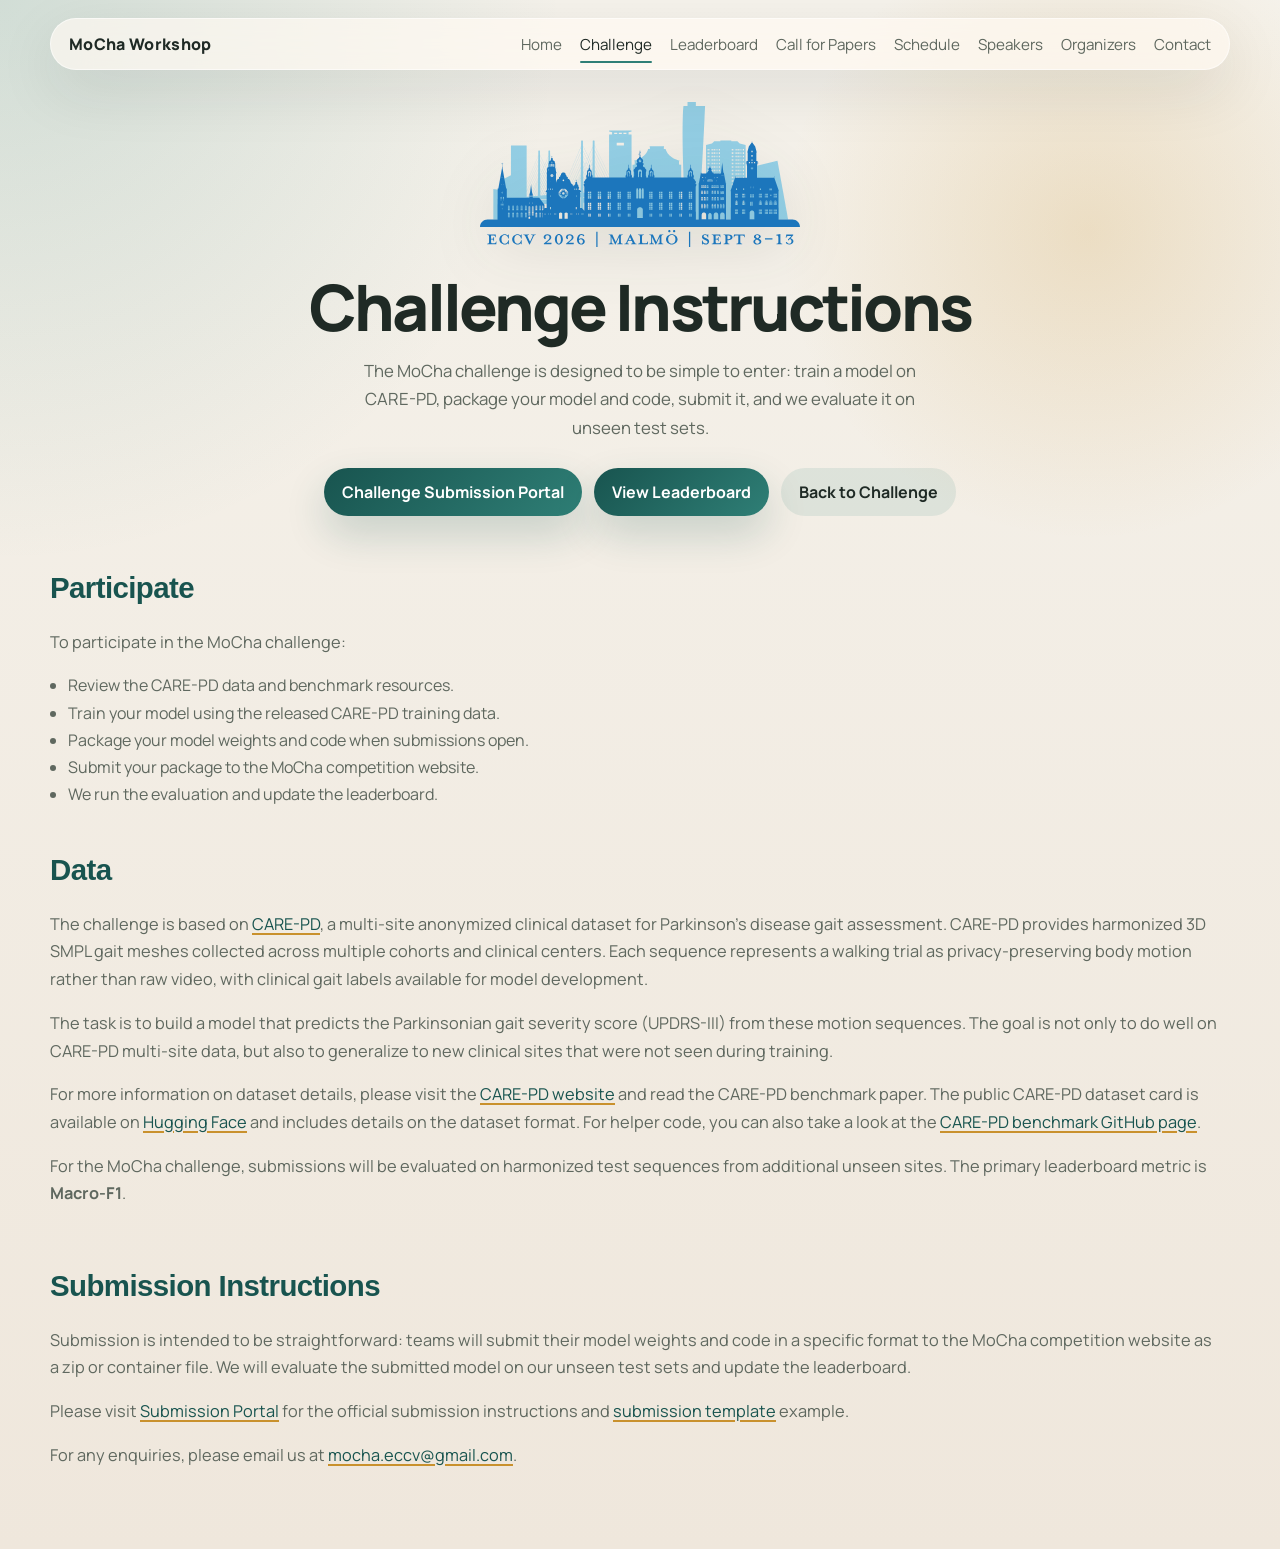
<file: challenge.html>
<!DOCTYPE html>
<html lang="en">
  <head>
    <meta charset="UTF-8" />
    <meta name="viewport" content="width=device-width, initial-scale=1.0" />
    <title>MoCha Challenge Instructions | ECCV Workshop</title>
    <meta
      name="description"
      content="Participation instructions for the MoCha benchmark and challenge on Parkinsonian gait."
    />
    <link rel="apple-touch-icon" sizes="180x180" href="assets/favicon_io/apple-touch-icon.png" />
    <link rel="icon" type="image/png" sizes="32x32" href="assets/favicon_io/favicon-32x32.png" />
    <link rel="icon" type="image/png" sizes="16x16" href="assets/favicon_io/favicon-16x16.png" />
    <link rel="manifest" href="assets/favicon_io/site.webmanifest" />
    <link rel="preconnect" href="https://fonts.googleapis.com" />
    <link rel="preconnect" href="https://fonts.gstatic.com" crossorigin />
    <link
      href="https://fonts.googleapis.com/css2?family=Manrope:wght@400;500;600;700;800&family=Newsreader:opsz,wght@6..72,500;6..72,700&display=swap"
      rel="stylesheet"
    />
    <link rel="stylesheet" href="styles.css" />
  </head>
  <body id="home" class="secondary-page">
    <div class="page-shell">
      <header class="site-header">
        <div class="brand-lockup">
          <a class="brand" href="index.html">MoCha Workshop</a>
        </div>
        <button
          class="nav-toggle"
          type="button"
          aria-expanded="false"
          aria-controls="site-nav"
        >
          Menu
        </button>
        <nav id="site-nav" class="site-nav" aria-label="Primary">
          <a href="index.html#home">Home</a>
          <a href="challenge.html" class="active">Challenge</a>
          <a href="leaderboard.html">Leaderboard</a>
          <a href="index.html#papers">Call for Papers</a>
          <a href="index.html#schedule">Schedule</a>
          <a href="index.html#speakers">Speakers</a>
          <a href="index.html#organizers">Organizers</a>
          <a href="index.html#contact">Contact</a>
        </nav>
      </header>

      <div class="conference-logo-wrap" aria-label="Conference logo">
        <img
          class="conference-logo"
          src="assets/ECCV_2026_Logo.svg"
          alt="ECCV 2026 logo"
        />
      </div>

      <main id="top">
        <section class="page-intro simple-page-intro centered-page-intro">
          <div class="page-intro-copy">
            <h1 class="page-title">Challenge Instructions</h1>
            <p class="page-description">
              The MoCha challenge is designed to be simple to enter: train a
              model on CARE-PD, package your model and code, submit it, and we
              evaluate it on unseen test sets.
            </p>
            <div class="hero-actions">
              <a class="button button-primary" href="https://www.codabench.org/competitions/16752/">Challenge Submission Portal</a>
              <a class="button button-primary" href="leaderboard.html">View Leaderboard</a>
              <a class="button button-secondary" href="index.html#challenge">Back to Challenge</a>
            </div>
          </div>
        </section>

        <section class="content-section">
          <div class="section-heading">
            <h2>Participate</h2>
          </div>
          <div class="rich-copy">
            <p>To participate in the MoCha challenge:</p>
            <ul class="check-list">
              <li>Review the CARE-PD data and benchmark resources.</li>
              <li>Train your model using the released CARE-PD training data.</li>
              <li>Package your model weights and code when submissions open.</li>
              <li>Submit your package to the MoCha competition website.</li>
              <li>We run the evaluation and update the leaderboard.</li>
            </ul>
          </div>
        </section>

        <section class="content-section">
          <div class="section-heading">
            <h2>Data</h2>
          </div>
          <div class="rich-copy">
            <p>
              The challenge is based on
              <a href="https://neurips2025.care-pd.ca/">CARE-PD</a>, a
              multi-site anonymized clinical dataset for Parkinson's disease
              gait assessment. CARE-PD provides harmonized 3D SMPL gait meshes
              collected across multiple cohorts and clinical centers. Each
              sequence represents a walking trial as privacy-preserving body
              motion rather than raw video, with clinical gait labels available
              for model development.
            </p>
            <p>
              The task is to build a model that predicts the Parkinsonian gait
              severity score (UPDRS-III) from these motion sequences. The goal
              is not only to do well on CARE-PD multi-site data, but also to
              generalize to new clinical sites that were not seen during
              training.
            </p>
            <p>
              For more information on dataset details, please visit the
              <a href="https://neurips2025.care-pd.ca/">CARE-PD website</a>
              and read the CARE-PD benchmark paper. The public CARE-PD dataset
              card is available on
              <a href="https://huggingface.co/datasets/vida-adl/CARE-PD">Hugging Face</a>
              and includes details on the dataset format. For helper code, you
              can also take a look at the
              <a href="https://github.com/TaatiTeam/CARE-PD">CARE-PD benchmark GitHub page</a>.
            </p>
            <p>
              For the MoCha challenge, submissions will be evaluated on
              harmonized test sequences from additional unseen sites. The
              primary leaderboard metric is <strong>Macro-F1</strong>.
            </p>
          </div>
        </section>

        <section class="content-section">
          <div class="section-heading">
            <h2>Submission Instructions</h2>
          </div>
          <div class="rich-copy">
            <p>
              Submission is intended to be straightforward: teams will submit
              their model weights and code in a specific format to the MoCha
              competition website as a zip or container file. We will evaluate
              the submitted model on our unseen test sets and update the
              leaderboard.
            </p>
            <p>
              Please visit <a href="https://www.codabench.org/competitions/16752/">Submission Portal</a>
              for the official submission instructions and <a href="https://github.com/TaatiTeam/MoCha_baseline_bundle">submission template</a> example.
            </p>
            <p>
              For any enquiries, please email us at
              <a href="mailto:mocha.eccv@gmail.com">mocha.eccv@gmail.com</a>.
            </p>
          </div>
        </section>
      </main>
    </div>

    <script src="script.js?v=20260610"></script>
  </body>
</html>
</file>
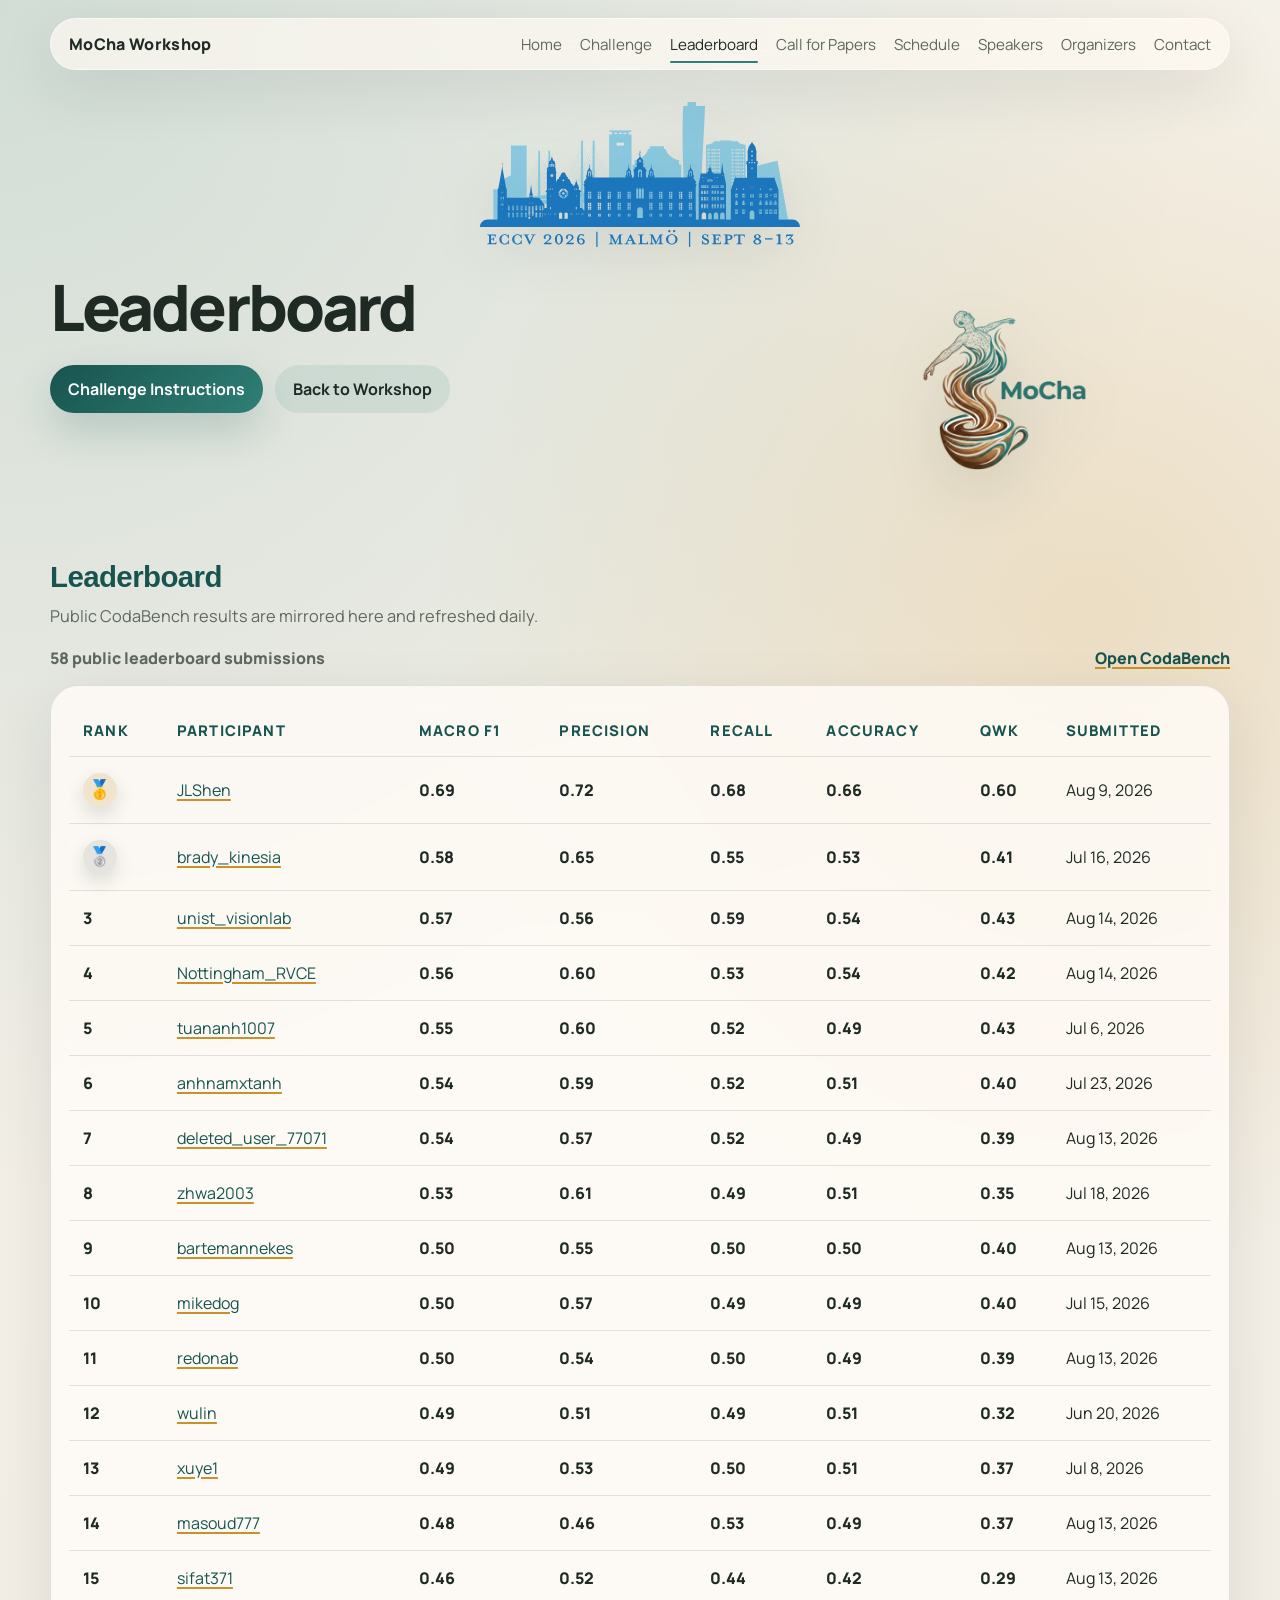
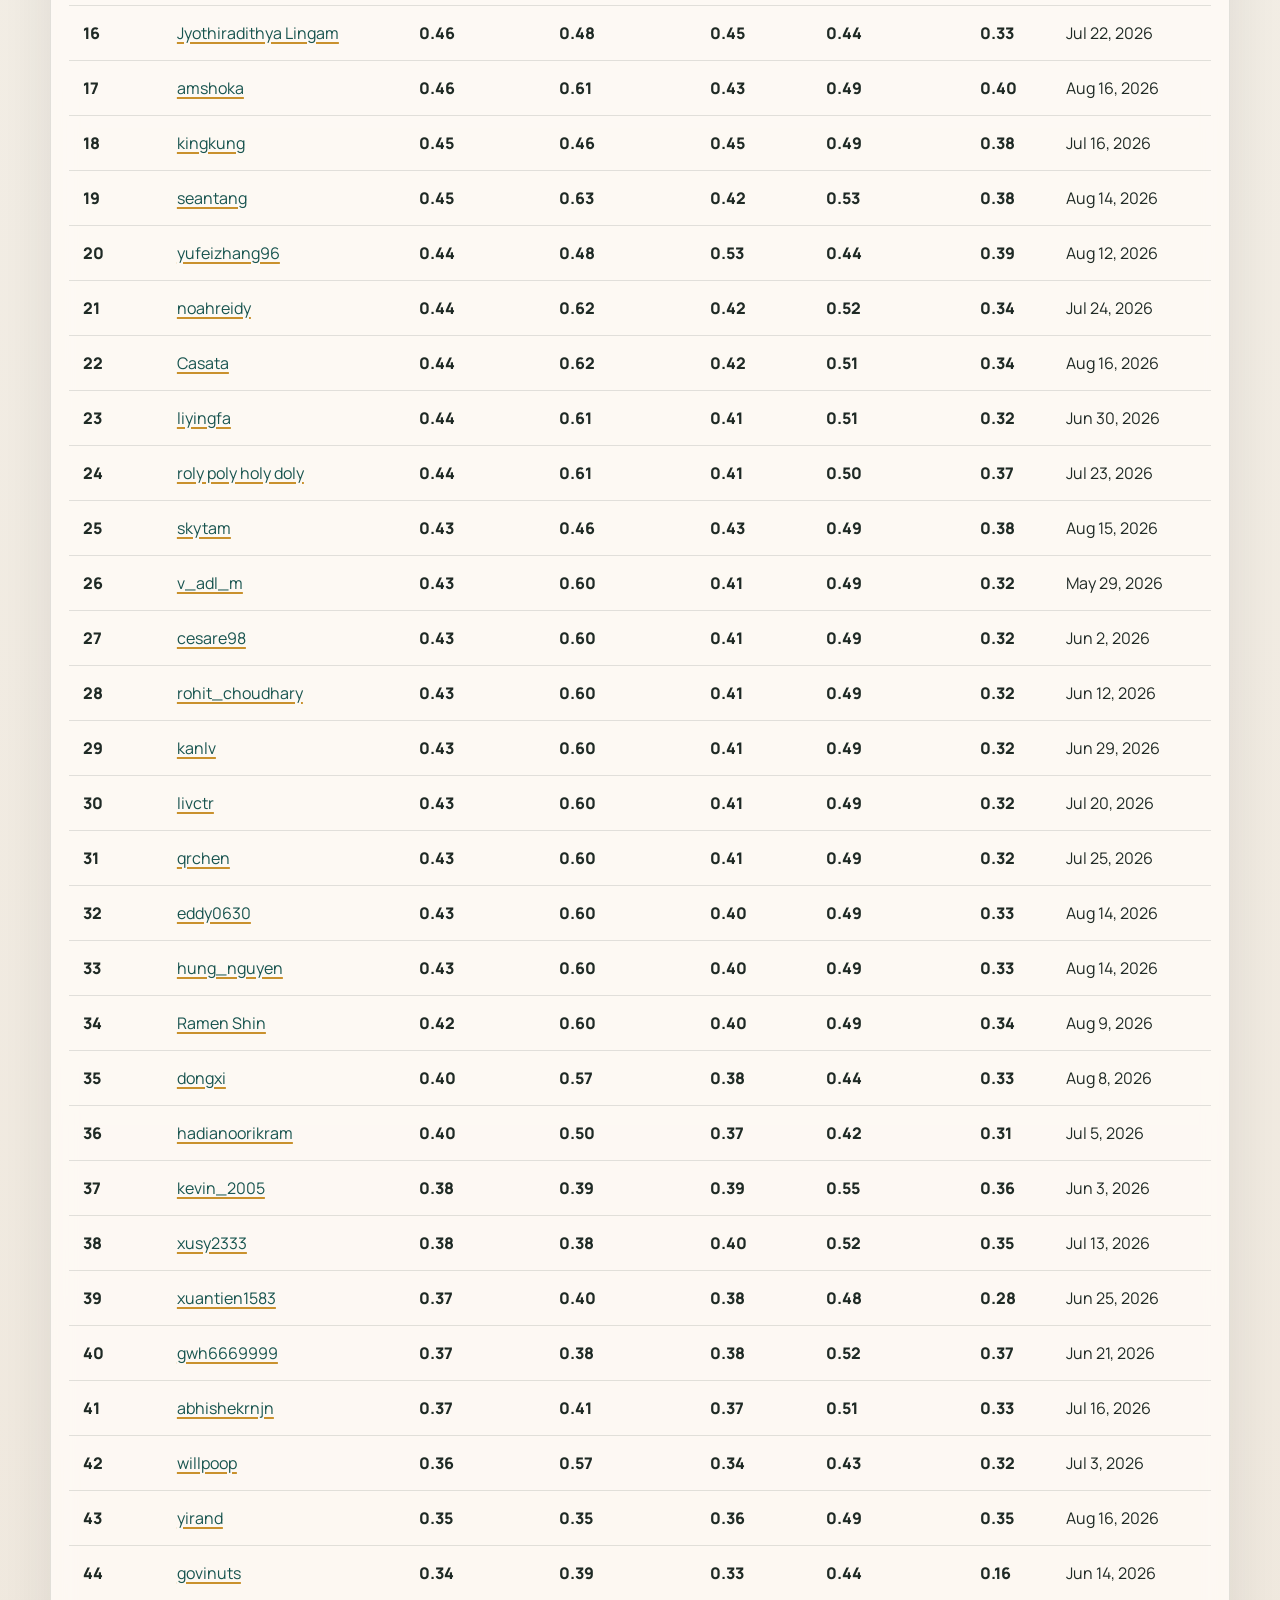
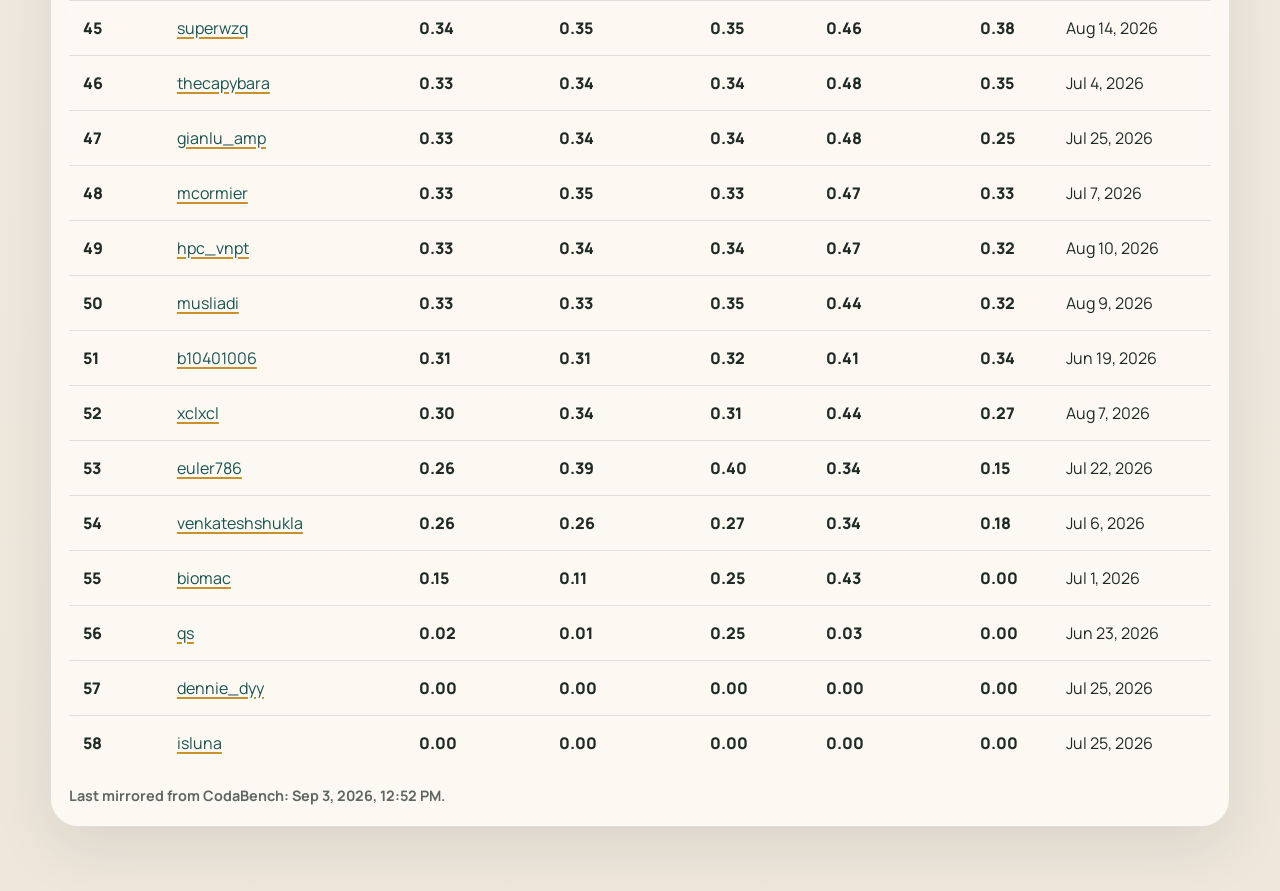
<file: leaderboard.html>
<!DOCTYPE html>
<html lang="en">
  <head>
    <meta charset="UTF-8" />
    <meta name="viewport" content="width=device-width, initial-scale=1.0" />
    <title>MoCha Leaderboard | ECCV Workshop</title>
    <meta
      name="description"
      content="Leaderboard template for the MoCha workshop benchmark and challenge."
    />
    <link rel="apple-touch-icon" sizes="180x180" href="assets/favicon_io/apple-touch-icon.png" />
    <link rel="icon" type="image/png" sizes="32x32" href="assets/favicon_io/favicon-32x32.png" />
    <link rel="icon" type="image/png" sizes="16x16" href="assets/favicon_io/favicon-16x16.png" />
    <link rel="manifest" href="assets/favicon_io/site.webmanifest" />
    <link rel="preconnect" href="https://fonts.googleapis.com" />
    <link rel="preconnect" href="https://fonts.gstatic.com" crossorigin />
    <link
      href="https://fonts.googleapis.com/css2?family=Manrope:wght@400;500;600;700;800&family=Newsreader:opsz,wght@6..72,500;6..72,700&display=swap"
      rel="stylesheet"
    />
    <link rel="stylesheet" href="styles.css" />
  </head>
  <body id="home" class="secondary-page">
    <div class="page-shell">
      <header class="site-header">
        <div class="brand-lockup">
          <a class="brand" href="index.html">MoCha Workshop</a>
          <!-- <p class="brand-tag">where motion meets complexity</p> -->
        </div>
        <button
          class="nav-toggle"
          type="button"
          aria-expanded="false"
          aria-controls="site-nav"
        >
          Menu
        </button>
        <nav id="site-nav" class="site-nav" aria-label="Primary">
          <a href="index.html#home">Home</a>
          <a href="challenge.html">Challenge</a>
          <a href="leaderboard.html" class="active">Leaderboard</a>
          <a href="index.html#papers">Call for Papers</a>
          <a href="index.html#schedule">Schedule</a>
          <a href="index.html#speakers">Speakers</a>
          <a href="index.html#organizers">Organizers</a>
          <a href="index.html#contact">Contact</a>
        </nav>
      </header>

      <div class="conference-logo-wrap" aria-label="Conference logo">
        <img
          class="conference-logo"
          src="assets/ECCV_2026_Logo.svg"
          alt="ECCV 2026 logo"
        />
      </div>

      <main id="top">
        <section class="page-intro">
          <div class="page-intro-copy">
            <h1 class="page-title">Leaderboard</h1>
            <!-- <p class="page-description">
              This page is a template for the MoCha challenge leaderboard. Once
              evaluation is live, we will replace the placeholder entries below
              with the actual public rankings, metrics, and submission status.
            </p> -->
            <div class="hero-actions">
              <a class="button button-primary" href="challenge.html">Challenge Instructions</a>
              <a class="button button-secondary" href="index.html">Back to Workshop</a>
            </div>
          </div>

          <aside class="page-intro-side">
            <img
              class="page-intro-logo"
              src="assets/Mocha.png"
              alt="MoCha logo"
            />
            <!-- <div class="info-card leaderboard-side-card">
              <h3>Current status</h3>
              <ul class="check-list">
                <li>TBD</li>
                <li>TBD</li>
                <li>TBD</li>
              </ul>
            </div> -->
          </aside>
        </section>


        <section class="content-section">
          <div class="section-heading">
            <h2>Leaderboard</h2>
            <p class="section-lede">
              Public CodaBench results are mirrored here and refreshed daily.
            </p>
          </div>
          <div class="leaderboard-meta">
            <span data-leaderboard-status>Loading latest CodaBench results...</span>
            <a
              href="https://www.codabench.org/competitions/16752/#/results-tab"
              target="_blank"
              rel="noopener"
            >
              Open CodaBench
            </a>
          </div>
          <div class="leaderboard-card">
            <div class="leaderboard-table-wrap">
              <table class="leaderboard-table">
                <thead>
                  <tr>
                    <th>Rank</th>
                    <th>Participant</th>
                    <th>Macro F1</th>
                    <th>Precision</th>
                    <th>Recall</th>
                    <th>Accuracy</th>
                    <th>QWK</th>
                    <th>Submitted</th>
                  </tr>
                </thead>
                <tbody data-leaderboard-body>
                  <tr>
                    <td colspan="8">Loading leaderboard...</td>
                  </tr>
                </tbody>
              </table>
            </div>
            <p class="leaderboard-updated" data-leaderboard-updated>
              Waiting for the latest refresh.
            </p>
          </div>
        </section>
<!-- 
        <section class="content-section section-tint">
          <div class="section-heading">
            <p class="eyebrow">Evaluation Notes</p>
            <h2>Template Notes</h2>
          </div>
          <div class="leaderboard-grid">
            <div class="info-card">
              <h3>Metrics</h3>
              <ul class="check-list">
                <li>TBD primary metric</li>
                <li>TBD secondary metric</li>
                <li>TBD tie-breaking rule</li>
              </ul>
            </div>
            <div class="info-card">
              <h3>Submission rules</h3>
              <ul class="check-list">
                <li>TBD number of submissions per day</li>
                <li>TBD eligibility and participation policy</li>
                <li>TBD test set access and privacy rules</li>
              </ul>
            </div>
            <div class="info-card">
              <h3>Release plan</h3>
              <ul class="check-list">
                <li>TBD leaderboard opening date</li>
                <li>TBD final evaluation freeze date</li>
                <li>TBD winner announcement workflow</li>
              </ul>
            </div>
          </div>
        </section> -->
      </main>
    </div>

    <script src="script.js?v=20260610"></script>
  </body>
</html>
</file>
<file: styles.css>
:root {
  --bg: #f4f0e8;
  --paper: rgba(255, 252, 247, 0.82);
  --paper-strong: #fffaf2;
  --ink: #1f2a25;
  --muted: #5f685f;
  --line: rgba(31, 42, 37, 0.12);
  --accent: #2f7f76;
  --accent-dark: #18544f;
  --accent-dark2: #1d6761;
  --accent-soft: #d6ece8;
  --gold: #c9912d;
  --shadow: 0 20px 60px rgba(31, 42, 37, 0.1);
  --radius: 24px;
  --radius-sm: 18px;
  --max-width: 1180px;
}

*,
*::before,
*::after {
  box-sizing: border-box;
}

html {
  scroll-behavior: smooth;
}

body {
  margin: 0;
  min-width: 320px;
  color: var(--ink);
  font-family: "Manrope", sans-serif;
  background:
    radial-gradient(circle at top left, rgba(47, 127, 118, 0.18), transparent 28%),
    radial-gradient(circle at 85% 15%, rgba(201, 145, 45, 0.2), transparent 18%),
    linear-gradient(180deg, #f5f2eb 0%, #efe7dc 100%);
}

img {
  max-width: 100%;
  display: block;
}

a {
  color: inherit;
  text-decoration: none;
}

.content-section a:not(.button):not(.person-link),
.page-intro a:not(.button):not(.person-link) {
  color: var(--accent-dark);
  text-decoration-line: underline;
  text-decoration-color: var(--gold);
  text-decoration-thickness: 2px;
  text-underline-offset: 0.18em;
  transition:
    color 180ms ease,
    text-decoration-color 180ms ease;
}

.content-section a:not(.button):not(.person-link):hover,
.content-section a:not(.button):not(.person-link):focus-visible,
.page-intro a:not(.button):not(.person-link):hover,
.page-intro a:not(.button):not(.person-link):focus-visible {
  color: var(--accent-dark2);
  text-decoration-color: var(--accent);
}

p,
li {
  color: var(--muted);
  line-height: 1.7;
}

.page-shell {
  width: min(calc(100% - 32px), var(--max-width));
  margin: 0 auto;
  padding-bottom: 64px;
}

.conference-logo-wrap {
  display: grid;
  place-items: center;
  padding: 8px 0 10px;
}

.conference-logo {
  width: min(320px, 68vw);
  height: auto;
  filter: drop-shadow(0 14px 30px rgba(31, 42, 37, 0.12));
}

.site-header {
  position: sticky;
  top: 12px;
  z-index: 10;
  display: flex;
  align-items: center;
  justify-content: space-between;
  gap: 20px;
  margin: 18px 0 24px;
  padding: 14px 18px;
  border: 1px solid rgba(255, 255, 255, 0.55);
  border-radius: 999px;
  backdrop-filter: blur(18px);
  background: rgba(255, 250, 242, 0.68);
  box-shadow: var(--shadow);
}

.brand-lockup {
  display: flex;
  flex-direction: column;
  gap: 3px;
}

.brand {
  font-size: 1rem;
  font-weight: 800;
  letter-spacing: 0.02em;
}

.brand-tag {
  margin: 0;
  font-size: 0.76rem;
  color: var(--muted);
}

.site-nav {
  display: flex;
  align-items: center;
  gap: 18px;
  font-size: 0.95rem;
}

.site-nav a {
  position: relative;
  color: var(--muted);
  transition: color 180ms ease;
}

.site-nav a:hover,
.site-nav a.active {
  color: var(--ink);
}

.site-nav a.active::after,
.site-nav a:hover::after {
  content: "";
  position: absolute;
  left: 0;
  bottom: -8px;
  width: 100%;
  height: 2px;
  border-radius: 999px;
  background: var(--accent);
}

.nav-toggle {
  display: none;
  border: 0;
  border-radius: 999px;
  padding: 10px 14px;
  font: inherit;
  font-weight: 700;
  color: var(--ink);
  background: rgba(47, 127, 118, 0.12);
}

.hero {
  display: grid;
  grid-template-columns: 1.5fr 0.9fr;
  gap: 28px;
  align-items: stretch;
  padding: 24px 0 24px;
}

.hero-title-block {
  grid-column: 1 / -1;
  display: grid;
  gap: 10px;
  justify-items: center;
  text-align: center;
  padding: 6px 0 2px;
}

.hero-title-block .eyebrow {
  margin-bottom: 0;
}

.hero-copy,
.hero-panel,
.info-card,
.topic-card,
.format-card,
.person-card,
.organizer-card,
.contact-card,
.panel-card {
  border: 1px solid var(--line);
  background: var(--paper);
  backdrop-filter: blur(12px);
  box-shadow: var(--shadow);
}

.hero-copy {
  display: flex;
  flex-direction: column;
  justify-content: center;
  padding: 38px;
  border-radius: calc(var(--radius) + 10px);
  background:
    linear-gradient(145deg, rgba(255, 250, 242, 0.96), rgba(255, 246, 236, 0.84)),
    radial-gradient(circle at top right, rgba(47, 127, 118, 0.18), transparent 26%);
}

.eyebrow {
  margin: 0 0 12px;
  color: var(--accent-dark);
  /* text-transform: uppercase; */
  letter-spacing: 0.14em;
  font-family: "Arial Black", Arial, Helvetica, sans-serif;
  font-size: 0.8rem;
  font-weight: 800;
}

.eyebrow2 {
  margin: 18px 0 10px;
  color: var(--accent-dark);
  letter-spacing: 0.14em;
  font-family: "Arial Black", Arial, Helvetica, sans-serif;
  font-size: 1.05rem;
  font-weight: 900;
}

.hero-meta-wrap {
  display: flex;
  align-items: center;
  justify-content: center;
  gap: 10px;
}

.hero-meta-logo {
  width: 80px;
  height: auto;
  flex: 0 0 auto;
}

.hero-meta-inline {
  display: grid;
  gap: 8px;
  justify-items: center;
  text-align: center;
}

.hero-meta-inline p {
  display: inline-flex;
  align-items: center;
  gap: 8px;
  margin: 0;
  color: var(--muted);
  font-size: 1rem;
  font-weight: 600;
  line-height: 1.25;
}

.hero-meta-inline p:first-child {
  margin-top: 18px;
  font-size: 1.3rem;
  font-weight: 800;
}

.hero-meta-icon {
  display: inline-grid;
  place-items: center;
  width: 1.2em;
}

.hero h1 {
  margin: 0;
  font-family: "Manrope", sans-serif;
  font-weight: 800;
  letter-spacing: -0.045em;
  line-height: 1;
}

.hero h1 {
  max-width: 20ch;
  font-size: clamp(2.3rem, 5vw, 4.2rem);
}

.hero-title-main,
.hero-title-sub {
  display: block;
}

.hero-title-main {
  white-space: nowrap;
}

.hero-title-sub {
  margin-top: 15px;
  font-size: 0.62em;
  font-weight: 700;
  letter-spacing: -0.03em;
}

.hero-acronym {
  display: inline-block;
  padding: 0 0.08em;
  margin: 0 -0.02em;
  border-radius: 0.18em;
  color: var(--accent-dark2);
  /* background: rgba(47, 127, 118, 0.16); */
  /* box-shadow: 0 8px 22px rgba(47, 127, 118, 0.14); */
}

.hero-acronym-mo {
}

.hero-acronym-cha {
}

.section-heading h2 {
  margin: 0;
  font-family: Arial, Helvetica, sans-serif;
  font-weight: 700;
  letter-spacing: -0.02em;
  line-height: 1.1;
  color: var(--accent-dark);
}

.hero-subtitle {
  margin: 0;
  font-size: clamp(1.15rem, 2vw, 1.5rem);
  font-weight: 700;
  color: var(--accent-dark);
}

.hero-text {
  max-width: 44ch;
  margin: 20px 0 0;
  font-size: 1.05rem;
}

.hero-actions {
  display: flex;
  flex-wrap: wrap;
  gap: 12px;
  margin-top: 26px;
}

.button {
  display: inline-flex;
  align-items: center;
  justify-content: center;
  min-height: 48px;
  padding: 0 18px;
  border-radius: 999px;
  font-weight: 700;
  transition:
    transform 180ms ease,
    box-shadow 180ms ease,
    background 180ms ease;
}

.button:hover {
  transform: translateY(-1px);
}

.button-primary {
  color: white;
  background: linear-gradient(135deg, var(--accent-dark), var(--accent));
  box-shadow: 0 18px 40px rgba(24, 84, 79, 0.2);
}

.button-secondary {
  color: var(--ink);
  background: rgba(47, 127, 118, 0.11);
}

.hero-meta {
  display: grid;
  grid-template-columns: repeat(4, minmax(0, 1fr));
  gap: 12px;
  margin: 30px 0 0;
  padding: 0;
  list-style: none;
}

.hero-meta li {
  padding: 14px 12px;
  border-radius: 18px;
  border: 1px solid rgba(31, 42, 37, 0.08);
  background: rgba(255, 255, 255, 0.52);
}

.hero-meta strong {
  display: block;
  margin-bottom: 6px;
  color: var(--ink);
  font-size: 1.45rem;
}

.hero-meta span {
  font-size: 0.86rem;
  color: var(--muted);
}

.hero-panel {
  display: grid;
  gap: 18px;
  padding: 18px;
  border-radius: calc(var(--radius) + 10px);
  background:
    linear-gradient(160deg, rgba(23, 38, 36, 0.98), rgba(33, 63, 58, 0.92)),
    radial-gradient(circle at top, rgba(201, 145, 45, 0.15), transparent 22%);
  color: #f7f1e7;
}

.hero-panel p,
.hero-panel li {
  color: rgba(247, 241, 231, 0.82);
}

.panel-card {
  padding: 22px;
  border-radius: var(--radius-sm);
  background: rgba(255, 255, 255, 0.05);
  border-color: rgba(255, 255, 255, 0.08);
  box-shadow: none;
}

.card-label {
  margin: 0 0 12px;
  font-size: 0.75rem;
  font-weight: 800;
  text-transform: uppercase;
  letter-spacing: 0.14em;
  color: #f6d49b;
}

.dates-note {
  margin: 16px 0 0;
  padding-top: 14px;
  border-top: 1px solid rgba(255, 255, 255, 0.1);
  font-size: 0.9rem;
  font-style: italic;
  color: rgba(247, 241, 231, 0.7);
}

.deadline-note {
  margin: 12px 0 0;
  font-size: 0.85rem;
  font-style: italic;
  opacity: 0.7;
}

.challenge-winners-card {
  margin: 24px 0 28px;
  padding: 22px;
  border: 1px solid rgba(31, 42, 37, 0.1);
  border-radius: calc(var(--radius) + 4px);
  background:
    linear-gradient(145deg, rgba(255, 250, 242, 0.94), rgba(255, 246, 236, 0.78)),
    radial-gradient(circle at top right, rgba(201, 145, 45, 0.16), transparent 30%);
  box-shadow: var(--shadow);
}

.challenge-winners-trophy {
  margin-right: 8px;
  font-size: 1.18rem;
}

.challenge-winners-card .card-label {
  display: flex;
  align-items: center;
  margin-bottom: 14px;
  font-size: 1rem;
  color: var(--accent-dark);
}

.challenge-winners-grid {
  display: grid;
  grid-template-columns: repeat(2, minmax(0, 1fr));
  gap: 14px;
}

.challenge-winner {
  padding: 16px;
  border: 1px solid rgba(31, 42, 37, 0.08);
  border-radius: var(--radius-sm);
  background: rgba(255, 252, 247, 0.78);
}

.challenge-winner-gold {
  border-top: 3px solid rgba(201, 145, 45, 0.52);
}

.challenge-winner-silver {
  border-top: 3px solid rgba(42, 139, 127, 0.34);
}

.challenge-winner-ribbon {
  display: flex;
  align-items: center;
  gap: 10px;
  margin-bottom: 12px;
}

.challenge-winner-medal {
  font-size: 1.25rem;
}

.challenge-winner-place {
  display: inline-flex;
  margin: 0;
  padding: 6px 10px;
  border-radius: 999px;
  background: rgba(201, 145, 45, 0.16);
  color: var(--accent-dark);
  font-size: 0.78rem;
  font-weight: 900;
  letter-spacing: 0.08em;
  text-transform: uppercase;
}

.challenge-winner p {
  margin: 0;
  font-size: 0.95rem;
  line-height: 1.5;
}

.challenge-winner a {
  color: #126fba;
  font-weight: 800;
  text-decoration-thickness: 2px;
  text-underline-offset: 3px;
}

.challenge-winner a:hover,
.challenge-winner a:focus-visible {
  color: #0b5a99;
}

.challenge-results-link {
  display: inline-flex;
  margin-top: 16px;
  color: var(--accent-dark);
  font-size: 0.92rem;
  font-weight: 500;
  text-decoration-thickness: 2px;
  text-underline-offset: 4px;
}

.challenge-results-link:hover,
.challenge-results-link:focus-visible {
  color: #126fba;
}

.spotlight-list,
.check-list,
.organizer-card ul {
  margin: 0;
  padding-left: 18px;
}

.content-section {
  padding: 46px 0 0;
}

#challenge.content-section {
  padding-top: 90px;
}

#papers.content-section,
#accepted-papers.content-section,
#schedule.content-section,
#speakers.content-section,
#organizers.content-section {
  padding-top: 90px;
}

#accepted-papers {
  scroll-margin-top: 110px;
}

.section-tint {
  position: relative;
}

.section-tint::before {
  content: "";
  position: absolute;
  inset: 22px -14px -10px;
  z-index: -1;
  border-radius: 32px;
  background: linear-gradient(180deg, rgba(255, 250, 242, 0.52), rgba(214, 236, 232, 0.34));
}

.section-heading {
  display: grid;
  gap: 10px;
  margin-bottom: 24px;
}

.submission-guidelines-heading {
  margin-top: 34px;
}

.section-heading h2 {
  font-size: clamp(1.45rem, 2.3vw, 2.1rem);
}

.section-lede {
  max-width: 62ch;
  margin: 0;
  font-size: 1.02rem;
}

.two-column {
  display: grid;
  grid-template-columns: 1.3fr 0.9fr;
  gap: 22px;
  align-items: start;
}

.stacked-cards {
  display: grid;
  gap: 18px;
}

.process-timeline-section {
  padding-top: 56px;
}

.timeline-band {
  display: grid;
  grid-template-columns: minmax(120px, 0.18fr) minmax(0, 1fr);
  gap: 26px;
  align-items: center;
  padding: 28px 0;
  border-top: 1px solid var(--line);
  border-bottom: 1px solid var(--line);
}

.timeline-summary {
  display: grid;
  gap: 8px;
}

.timeline-summary h2 {
  margin: 0;
  color: var(--accent-dark);
  font-size: 1.8rem;
  line-height: 1.1;
}

.timeline-visual {
  display: grid;
  gap: 22px;
  padding-top: 26px;
}

.timeline-rail {
  position: relative;
  height: 12px;
  border-radius: 999px;
  background:
    linear-gradient(90deg, rgba(31, 42, 37, 0.12), rgba(31, 42, 37, 0.08));
}

.timeline-rail-fill {
  width: 0;
  height: 100%;
  border-radius: inherit;
  background: linear-gradient(90deg, var(--accent-dark), var(--accent), var(--gold));
  transition: width 320ms ease;
}

.timeline-now-marker {
  position: absolute;
  left: 0;
  bottom: calc(100% + 7px);
  display: grid;
  justify-items: center;
  gap: 2px;
  transform: translateX(-50%);
  transition: left 320ms ease;
}

.timeline-now-arrow {
  width: 0;
  height: 0;
  border-left: 7px solid transparent;
  border-right: 7px solid transparent;
  border-top: 10px solid var(--accent-dark);
}

.timeline-now-label {
  color: var(--accent-dark);
  font-size: 0.72rem;
  font-weight: 800;
  line-height: 1;
  text-transform: uppercase;
  letter-spacing: 0.08em;
}

.timeline-steps {
  display: grid;
  grid-template-columns: repeat(6, minmax(0, 1fr));
  gap: 10px;
  margin: 0;
  padding: 0;
  list-style: none;
}

.timeline-step {
  display: grid;
  gap: 7px;
  min-width: 0;
}

.timeline-step-marker {
  width: 18px;
  height: 18px;
  border: 3px solid rgba(31, 42, 37, 0.18);
  border-radius: 50%;
  background: var(--paper-strong);
  box-shadow: 0 0 0 5px rgba(255, 250, 242, 0.8);
  transition:
    border-color 180ms ease,
    background 180ms ease,
    box-shadow 180ms ease,
    transform 180ms ease;
}

.timeline-step-title,
.timeline-step-date {
  display: block;
  line-height: 1.3;
}

.timeline-step-title {
  color: var(--ink);
  font-size: 0.9rem;
  font-weight: 800;
}

.timeline-step-date {
  color: var(--muted);
  font-size: 0.82rem;
  font-weight: 600;
}

.timeline-step.is-complete .timeline-step-marker {
  border-color: var(--accent-dark);
  background: var(--accent);
}

.timeline-step.is-current .timeline-step-marker {
  border-color: var(--gold);
  background: var(--gold);
  box-shadow: 0 0 0 8px rgba(201, 145, 45, 0.16);
  transform: scale(1.08);
}

.timeline-step.is-current .timeline-step-title,
.timeline-step.is-complete .timeline-step-title {
  color: var(--accent-dark);
}

.prize-strip {
  display: flex;
  align-items: center;
  width: fit-content;
  max-width: 100%;
  gap: 10px;
  margin: 14px auto 0;
  padding: 9px 14px;
  border: 1px solid var(--line);
  border-radius: 8px;
  background: rgba(255, 250, 242, 0.78);
  box-shadow: 0 10px 26px rgba(31, 42, 37, 0.1);
}

.prize-icon {
  flex: 0 0 auto;
  font-size: 1.45rem;
  line-height: 1;
  filter: drop-shadow(0 5px 10px rgba(31, 42, 37, 0.18));
}

.prize-list {
  display: flex;
  flex-wrap: wrap;
  gap: 6px 14px;
  color: var(--ink);
  font-size: 0.86rem;
  font-weight: 700;
  line-height: 1.2;
}

.prize-list span {
  white-space: nowrap;
}

.page-intro {
  display: grid;
  grid-template-columns: 1.2fr 0.8fr;
  gap: 28px;
  align-items: start;
  padding: 18px 0 10px;
}

.simple-page-intro {
  grid-template-columns: minmax(0, 1fr);
  max-width: 760px;
}

.centered-page-intro {
  margin-inline: auto;
  justify-items: center;
  text-align: center;
}

.centered-page-intro .page-intro-copy {
  width: 100%;
}

.centered-page-intro .page-description {
  margin-inline: auto;
}

.centered-page-intro .hero-actions {
  justify-content: center;
}

.page-title {
  margin: 0;
  font-family: "Manrope", sans-serif;
  font-size: clamp(2.4rem, 5vw, 4rem);
  font-weight: 800;
  letter-spacing: -0.045em;
  line-height: 1;
}

.page-description {
  max-width: 56ch;
  margin: 18px 0 0;
  font-size: 1.05rem;
}

.page-intro-side {
  display: grid;
  gap: 18px;
}

.page-intro-logo {
  width: min(100%, 230px);
  justify-self: center;
  height: auto;
  filter: drop-shadow(0 16px 30px rgba(31, 42, 37, 0.16));
}

.leaderboard-side-card,
.leaderboard-card {
  border: 1px solid var(--line);
  background: var(--paper);
  backdrop-filter: blur(12px);
  box-shadow: var(--shadow);
}

.leaderboard-card {
  padding: 18px;
  border-radius: calc(var(--radius) + 4px);
}

.leaderboard-meta {
  display: flex;
  align-items: center;
  justify-content: space-between;
  gap: 14px;
  margin: -8px 0 16px;
  color: var(--muted);
  font-weight: 800;
}

.leaderboard-table-wrap {
  overflow-x: auto;
}

.leaderboard-table {
  width: 100%;
  border-collapse: collapse;
  min-width: 760px;
}

.leaderboard-table th,
.leaderboard-table td {
  padding: 16px 14px;
  text-align: left;
  border-bottom: 1px solid var(--line);
}

.leaderboard-table th {
  color: var(--accent-dark);
  font-size: 0.92rem;
  font-weight: 800;
  text-transform: uppercase;
  letter-spacing: 0.08em;
}

.leaderboard-table tbody tr:last-child td {
  border-bottom: 0;
}

.committee-card {
  padding: 16px;
  border: 1px solid var(--line);
  border-radius: calc(var(--radius) + 4px);
  background:
    linear-gradient(145deg, rgba(255, 250, 242, 0.9), rgba(255, 246, 236, 0.7)),
    radial-gradient(circle at top right, rgba(47, 127, 118, 0.12), transparent 26%);
  box-shadow: var(--shadow);
}

.committee-table-wrap {
  overflow-x: auto;
}

.committee-table {
  width: 100%;
  border-collapse: separate;
  border-spacing: 0 6px;
  table-layout: fixed;
  min-width: 940px;
}

.committee-table th:nth-child(1),
.committee-table td:nth-child(1),
.committee-table th:nth-child(3),
.committee-table td:nth-child(3) {
  width: 20%;
}

.committee-table th:nth-child(2),
.committee-table td:nth-child(2) {
  width: 27%;
}

.committee-table th:nth-child(4),
.committee-table td:nth-child(4) {
  width: 33%;
}

.committee-table th,
.committee-table td {
  padding: 10px 14px;
  text-align: left;
}

.committee-table th {
  padding-top: 0;
  padding-bottom: 8px;
  color: var(--accent-dark);
  font-size: 0.8rem;
  font-weight: 800;
  text-transform: uppercase;
  letter-spacing: 0.08em;
}

.committee-table th:nth-child(3) {
  padding-left: 22px;
}

.committee-table tbody tr {
  transition:
    transform 160ms ease,
    box-shadow 160ms ease;
}

.committee-table tbody tr:hover {
  transform: translateY(-1px);
  box-shadow: 0 12px 24px rgba(31, 42, 37, 0.08);
}

.committee-table td {
  background: rgba(255, 252, 247, 0.72);
  border-top: 1px solid rgba(31, 42, 37, 0.08);
  border-bottom: 1px solid rgba(31, 42, 37, 0.08);
  color: var(--muted);
  font-size: 0.9rem;
  font-weight: 700;
  line-height: 1.35;
}

.committee-table tbody tr:nth-child(even) td {
  background: rgba(214, 236, 232, 0.24);
}

.committee-table td:first-child {
  border-left: 1px solid rgba(31, 42, 37, 0.08);
  border-top-left-radius: 14px;
  border-bottom-left-radius: 14px;
}

.committee-table td:nth-child(3) {
  padding-left: 22px;
  border-left: 1px solid rgba(31, 42, 37, 0.1);
}

.committee-table td:first-child,
.committee-table td:nth-child(3) {
  color: var(--ink);
  font-weight: 800;
}

.committee-table td:last-child {
  border-right: 1px solid rgba(31, 42, 37, 0.08);
  border-top-right-radius: 14px;
  border-bottom-right-radius: 14px;
}

.committee-table .committee-empty {
  color: transparent;
}

.leaderboard-rank,
.leaderboard-score {
  font-weight: 900;
  color: var(--ink);
}

.leaderboard-rank-wrap {
  display: inline-flex;
  align-items: center;
  gap: 8px;
}

.leaderboard-rank-wrap .leaderboard-rank-text {
  display: none;
}

.leaderboard-medal {
  display: inline-grid;
  width: 34px;
  height: 34px;
  place-items: center;
  border-radius: 999px;
  font-size: 1.18rem;
  line-height: 1;
  box-shadow: 0 8px 18px rgba(31, 42, 37, 0.14);
}

.leaderboard-medal-gold {
  background: rgba(201, 145, 45, 0.2);
}

.leaderboard-medal-silver {
  background: rgba(95, 104, 95, 0.14);
}

.leaderboard-empty {
  color: var(--muted);
  text-align: center;
}

.leaderboard-updated {
  margin: 14px 0 0;
  font-size: 0.9rem;
  font-weight: 700;
  color: var(--muted);
}

.leaderboard-pill {
  display: inline-flex;
  align-items: center;
  min-height: 32px;
  padding: 0 12px;
  border-radius: 999px;
  background: rgba(47, 127, 118, 0.12);
  color: var(--accent-dark);
  font-size: 0.88rem;
  font-weight: 800;
}

.leaderboard-grid {
  display: grid;
  grid-template-columns: repeat(3, minmax(0, 1fr));
  gap: 18px;
}

.rich-copy {
  padding-right: 12px;
}

.rich-copy p {
  margin: 0 0 16px;
  font-size: 1.02rem;
}

.accepted-paper-list {
  margin: 0;
  padding: 0;
  list-style: none;
  counter-reset: accepted-paper;
  border-top: 1px solid var(--line);
}

.accepted-paper-list li {
  position: relative;
  margin: 0;
  padding: 18px 16px 18px 54px;
  counter-increment: accepted-paper;
  border-bottom: 1px solid var(--line);
  color: var(--muted);
  font-size: 0.98rem;
  line-height: 1.65;
}

.accepted-paper-list li::before {
  content: counter(accepted-paper, decimal-leading-zero);
  position: absolute;
  top: 20px;
  left: 4px;
  color: var(--gold);
  font-size: 0.78rem;
  font-weight: 800;
  letter-spacing: 0.08em;
}

.accepted-paper-list cite {
  color: var(--ink);
  font-style: normal;
  font-weight: 750;
}

.paper-type {
  color: var(--accent-dark);
  font-weight: 750;
  white-space: nowrap;
}

.accepted-paper-link {
  white-space: nowrap;
}

.paper-link-pending {
  color: var(--muted);
  font-size: 0.92em;
  font-weight: 700;
  white-space: nowrap;
}

.info-card,
.contact-card {
  padding: 26px;
  border-radius: var(--radius);
}

.info-card h3,
.topic-card h3,
.format-card h3,
.person-card h3,
.organizer-card h3 {
  margin: 0 0 12px;
  color: var(--ink);
  font-size: 1.12rem;
}

.topic-grid,
.format-grid,
.people-grid,
.organizer-grid,
.featured-people-grid,
.speaker-gallery {
  display: grid;
  gap: 18px;
}

.topic-grid {
  grid-template-columns: repeat(4, minmax(0, 1fr));
}

.topic-bullets-card {
  margin-top: 20px;
}

.format-grid {
  grid-template-columns: repeat(3, minmax(0, 1fr));
}

.people-grid {
  grid-template-columns: repeat(3, minmax(0, 1fr));
}

.organizer-grid {
  grid-template-columns: repeat(3, minmax(0, 1fr));
}

.featured-people-grid {
  grid-template-columns: repeat(5, minmax(0, 1fr));
  gap: 40px;
  margin-top: 28px;
  padding: 22px;
  border: 1px solid var(--line);
  border-radius: calc(var(--radius) + 6px);
  background: rgba(255, 250, 242, 0.74);
  box-shadow: var(--shadow);
}

.speaker-gallery {
  grid-template-columns: repeat(3, minmax(0, 1fr));
  gap: 26px;
  padding: 22px;
  border: 1px solid var(--line);
  border-radius: calc(var(--radius) + 6px);
  background: rgba(255, 250, 242, 0.74);
  box-shadow: var(--shadow);
}

.topic-card,
.format-card,
.person-card,
.organizer-card {
  padding: 24px;
  border-radius: var(--radius);
}

.topic-card p,
.format-card p,
.person-card p,
.organizer-card li,
.featured-person p,
.speaker-person p {
  margin: 0;
}

.schedule-table {
  overflow: hidden;
  border: 1px solid var(--line);
  border-radius: 28px;
  background: rgba(255, 250, 242, 0.78);
  box-shadow: var(--shadow);
}

.schedule-row {
  display: grid;
  grid-template-columns: 180px 1fr;
  gap: 16px;
  padding: 18px 22px;
  border-top: 1px solid var(--line);
}

.schedule-row:first-child {
  border-top: 0;
}

.schedule-head {
  background: rgba(47, 127, 118, 0.08);
  font-weight: 800;
  color: var(--ink);
}

.person-photo {
  width: 100%;
  aspect-ratio: 1 / 1;
  object-fit: cover;
  margin-inline: auto;
  border-radius: 20px;
  border: 1px solid rgba(31, 42, 37, 0.08);
  background: linear-gradient(145deg, var(--accent-soft), rgba(201, 145, 45, 0.18));
}

.person-role {
  margin-bottom: 10px;
  color: var(--accent-dark);
  font-weight: 700;
}

.featured-person {
  display: grid;
  gap: 8px;
  text-align: center;
}

.featured-person-text {
  min-height: 100%;
  padding: 24px 12px;
  align-content: center;
  border: 1px dashed rgba(31, 42, 37, 0.16);
  border-radius: 22px;
  background: rgba(255, 250, 242, 0.56);
}

.speaker-person {
  display: grid;
  gap: 8px;
  text-align: center;
  justify-items: center;
}

.speaker-person .person-photo {
  width: min(100%, 200px);
}

.featured-person-photo {
  width: 95%;
  aspect-ratio: 1 / 1;
  border-radius: 22px;
  object-fit: cover;
  border: 1px solid rgba(31, 42, 37, 0.08);
}

.featured-person h3 {
  margin: 0;
  font-size: 0.96rem;
}

.person-link {
  color: #5c81c5;
  font-weight: 900;
  transition:
    color 180ms ease,
    text-decoration-color 180ms ease;
}

.person-link:hover,
.person-link:focus-visible {
  color: #1557a6;
  text-decoration-line: underline;
  text-decoration-thickness: 2px;
  text-underline-offset: 0.18em;
}

.featured-person .person-role {
  margin-bottom: 0;
  font-size: 0.9rem;
}

.speaker-person h3 {
  margin: 0;
  font-size: 0.96rem;
}

.speaker-person .person-role {
  margin-bottom: 0;
  font-size: 0.9rem;
}

.contact-card {
  display: grid;
  gap: 18px;
  justify-items: start;
  background:
    linear-gradient(160deg, rgba(255, 250, 242, 0.96), rgba(255, 248, 240, 0.86)),
    radial-gradient(circle at top left, rgba(47, 127, 118, 0.16), transparent 25%);
}

.contact-band {
  width: 100%;
  padding: 28px 32px;
  text-align: center;
  border: 1px solid var(--line);
  border-radius: var(--radius);
  box-shadow: var(--shadow);
  background:
    linear-gradient(160deg, rgba(255, 250, 242, 0.9), rgba(255, 248, 240, 0.82)),
    radial-gradient(circle at top left, rgba(47, 127, 118, 0.14), transparent 24%);
}

.contact-note {
  margin: 0;
  font-weight: 700;
  color: var(--accent-dark);
}

.contact-sponsor-note {
  margin: 0 0 20px;
  font-size: 0.95rem;
  color: var(--muted);
}

.contact-social-links {
  display: flex;
  flex-wrap: wrap;
  justify-content: center;
  gap: 28px;
  padding-top: 20px;
  border-top: 1px solid var(--line);
}

.contact-social-link {
  display: inline-flex;
  flex-direction: column;
  align-items: center;
  gap: 8px;
  color: var(--accent-dark);
  text-decoration: none;
  transition: color 0.2s ease, transform 0.2s ease;
}

.contact-social-link:hover,
.contact-social-link:focus-visible {
  color: var(--accent);
  transform: translateY(-1px);
}

.contact-social-icon {
  display: inline-flex;
  align-items: center;
  justify-content: center;
  width: 48px;
  height: 48px;
  border: 1px solid var(--line);
  border-radius: 999px;
  background: var(--paper-strong);
  box-shadow: 0 8px 24px rgba(31, 42, 37, 0.06);
}

.contact-social-icon svg {
  width: 22px;
  height: 22px;
  fill: currentColor;
}

.contact-social-label {
  font-size: 0.85rem;
  font-weight: 600;
  letter-spacing: 0.02em;
}

.contact-sponsor-row {
  display: flex;
  flex-wrap: wrap;
  justify-content: center;
  gap: 16px;
  margin-top: 12px;
  margin-bottom: 16px;
}

.contact-sponsor-row a {
  display: block;
  width: 100%;
  text-decoration: none;
  transition: opacity 0.2s ease;
}

.contact-sponsor-row a:hover,
.contact-sponsor-row a:focus-visible {
  opacity: 0.85;
}

.contact-sponsor-placeholder {
  display: block;
  width: min(100%, 350px);
  height: auto;
  margin: 0 auto;
}

@media (max-width: 1080px) {
  .hero,
  .page-intro,
  .two-column,
  .challenge-winners-grid,
  .topic-grid,
  .people-grid,
  .organizer-grid,
  .format-grid,
  .featured-people-grid,
  .speaker-gallery,
  .leaderboard-grid {
    grid-template-columns: 1fr 1fr;
  }

  .hero-panel,
  .topic-grid,
  .people-grid,
  .organizer-grid,
  .format-grid {
    gap: 16px;
  }

  .simple-page-intro {
    grid-template-columns: 1fr;
  }

  .hero-meta {
    grid-template-columns: repeat(2, minmax(0, 1fr));
  }

  .timeline-band {
    grid-template-columns: 1fr;
    gap: 22px;
  }
}

@media (max-width: 760px) {
  .page-shell {
    width: min(calc(100% - 20px), var(--max-width));
  }

  .site-header {
    flex-wrap: wrap;
    border-radius: 28px;
  }

  .nav-toggle {
    display: inline-flex;
  }

  .site-nav {
    display: none;
    width: 100%;
    flex-direction: column;
    align-items: flex-start;
    padding-top: 8px;
  }

  .site-nav.open {
    display: flex;
  }

  .hero,
  .page-intro,
  .two-column,
  .challenge-winners-grid,
  .topic-grid,
  .people-grid,
  .organizer-grid,
  .format-grid,
  .featured-people-grid,
  .speaker-gallery,
  .leaderboard-grid {
    grid-template-columns: 1fr;
  }

  .stacked-cards {
    grid-template-columns: 1fr;
  }

  .hero-copy,
  .hero-panel,
  .info-card,
  .topic-card,
  .format-card,
  .person-card,
  .organizer-card,
  .contact-card,
  .panel-card {
    padding: 20px;
  }

  .hero h1 {
    max-width: 12ch;
  }

  .hero-title-main {
    white-space: normal;
  }

  .contact-band {
    padding: 20px;
  }

  .contact-social-links {
    gap: 22px;
  }

  .hero-meta-wrap {
    flex-direction: column;
    gap: 2px;
  }

  .hero-meta-logo {
    width: 72px;
  }

  .timeline-band {
    padding: 22px 0;
  }

  .timeline-visual {
    overflow-x: auto;
    padding-bottom: 8px;
  }

  .timeline-rail {
    min-width: 860px;
  }

  .timeline-steps {
    min-width: 860px;
  }

  .prize-strip {
    align-items: flex-start;
    padding: 14px;
  }

  .prize-icon {
    font-size: 1.9rem;
  }

  .prize-list {
    display: grid;
    gap: 8px;
    font-size: 1.08rem;
  }

  .prize-list span {
    white-space: normal;
  }

  .schedule-row {
    grid-template-columns: 1fr;
    gap: 4px;
  }

  .schedule-row span:first-child {
    font-weight: 800;
    color: var(--ink);
  }
}
.small-gap {
  display: inline-block;
  width: 0.4rem;
}

.talk-duration {
  display: inline-block;
  margin-top: 4px;
  color: var(--muted);
  font-size: 0.82rem;
  font-weight: 700;
  letter-spacing: 0.04em;
}
</file>
